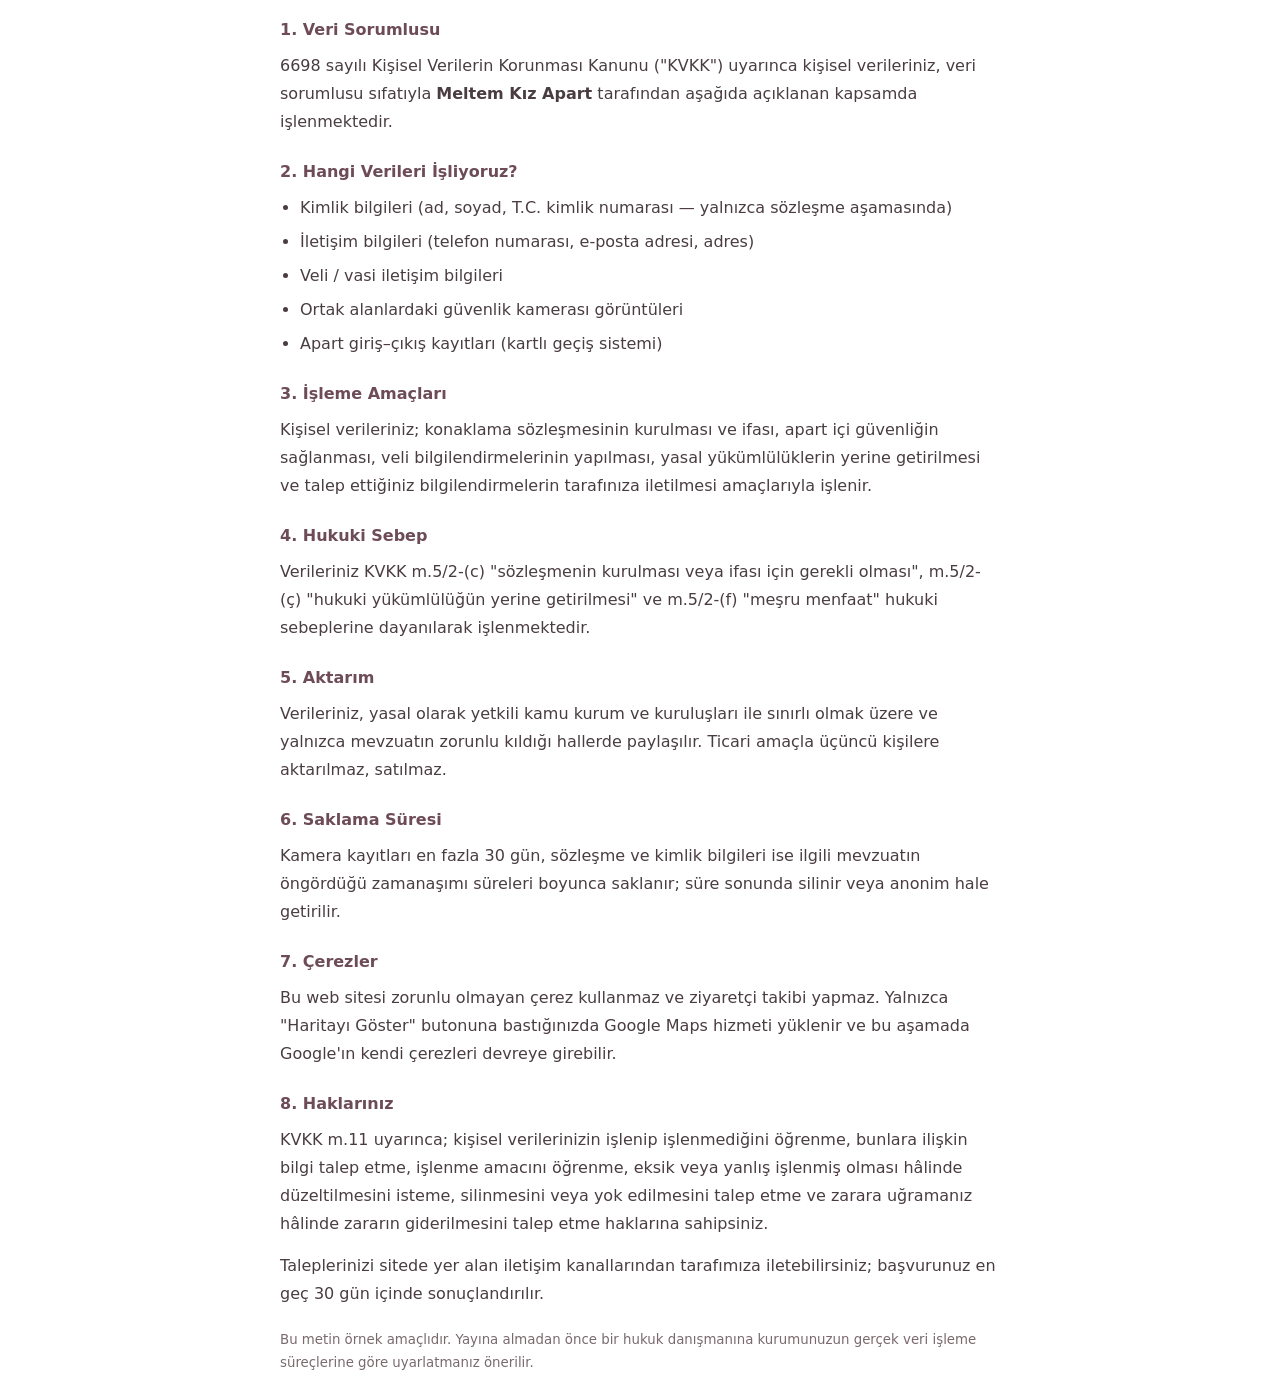
<file: partials/kvkk.html>
<!-- KVKK Aydınlatma Metni — htmx ile modala yüklenir.
     Bu bir PARÇA dosyasıdır (<html>/<head> yok). Ayrı sekmede de açılabildiği için
     (bkz. js/app.js > file:// koruması) küçük bir inline stil taşır. -->
<style>
  .kvkk { font-family: "Plus Jakarta Sans", "Segoe UI", system-ui, sans-serif;
          max-width: 720px; margin: 0 auto; padding: 8px; line-height: 1.75; color: #4A3D41; }
  .kvkk h3 { color: #6D4C57; font-size: 1rem; margin: 22px 0 8px; }
  .kvkk h3:first-child { margin-top: 0; }
  .kvkk p { margin: 0 0 14px; }
  .kvkk ul { padding-left: 20px; margin: 0 0 14px; }
  .kvkk li { margin-bottom: 6px; }
  .kvkk small { display: block; margin-top: 20px; color: #7A6A6E; }
</style>

<div class="kvkk">

  <h3>1. Veri Sorumlusu</h3>
  <p>6698 sayılı Kişisel Verilerin Korunması Kanunu ("KVKK") uyarınca kişisel verileriniz,
     veri sorumlusu sıfatıyla <strong>Meltem Kız Apart</strong> tarafından aşağıda açıklanan
     kapsamda işlenmektedir.</p>

  <h3>2. Hangi Verileri İşliyoruz?</h3>
  <ul>
    <li>Kimlik bilgileri (ad, soyad, T.C. kimlik numarası — yalnızca sözleşme aşamasında)</li>
    <li>İletişim bilgileri (telefon numarası, e-posta adresi, adres)</li>
    <li>Veli / vasi iletişim bilgileri</li>
    <li>Ortak alanlardaki güvenlik kamerası görüntüleri</li>
    <li>Apart giriş–çıkış kayıtları (kartlı geçiş sistemi)</li>
  </ul>

  <h3>3. İşleme Amaçları</h3>
  <p>Kişisel verileriniz; konaklama sözleşmesinin kurulması ve ifası, apart içi güvenliğin
     sağlanması, veli bilgilendirmelerinin yapılması, yasal yükümlülüklerin yerine getirilmesi
     ve talep ettiğiniz bilgilendirmelerin tarafınıza iletilmesi amaçlarıyla işlenir.</p>

  <h3>4. Hukuki Sebep</h3>
  <p>Verileriniz KVKK m.5/2-(c) "sözleşmenin kurulması veya ifası için gerekli olması",
     m.5/2-(ç) "hukuki yükümlülüğün yerine getirilmesi" ve m.5/2-(f) "meşru menfaat"
     hukuki sebeplerine dayanılarak işlenmektedir.</p>

  <h3>5. Aktarım</h3>
  <p>Verileriniz, yasal olarak yetkili kamu kurum ve kuruluşları ile sınırlı olmak üzere ve
     yalnızca mevzuatın zorunlu kıldığı hallerde paylaşılır. Ticari amaçla üçüncü kişilere
     aktarılmaz, satılmaz.</p>

  <h3>6. Saklama Süresi</h3>
  <p>Kamera kayıtları en fazla 30 gün, sözleşme ve kimlik bilgileri ise ilgili mevzuatın
     öngördüğü zamanaşımı süreleri boyunca saklanır; süre sonunda silinir veya anonim hale getirilir.</p>

  <h3>7. Çerezler</h3>
  <p>Bu web sitesi zorunlu olmayan çerez kullanmaz ve ziyaretçi takibi yapmaz. Yalnızca
     "Haritayı Göster" butonuna bastığınızda Google Maps hizmeti yüklenir ve bu aşamada
     Google'ın kendi çerezleri devreye girebilir.</p>

  <h3>8. Haklarınız</h3>
  <p>KVKK m.11 uyarınca; kişisel verilerinizin işlenip işlenmediğini öğrenme, bunlara ilişkin
     bilgi talep etme, işlenme amacını öğrenme, eksik veya yanlış işlenmiş olması hâlinde
     düzeltilmesini isteme, silinmesini veya yok edilmesini talep etme ve zarara uğramanız
     hâlinde zararın giderilmesini talep etme haklarına sahipsiniz.</p>
  <p>Taleplerinizi sitede yer alan iletişim kanallarından tarafımıza iletebilirsiniz;
     başvurunuz en geç 30 gün içinde sonuçlandırılır.</p>

  <small>Bu metin örnek amaçlıdır. Yayına almadan önce bir hukuk danışmanına
         kurumunuzun gerçek veri işleme süreçlerine göre uyarlatmanız önerilir.</small>

</div>
</file>
